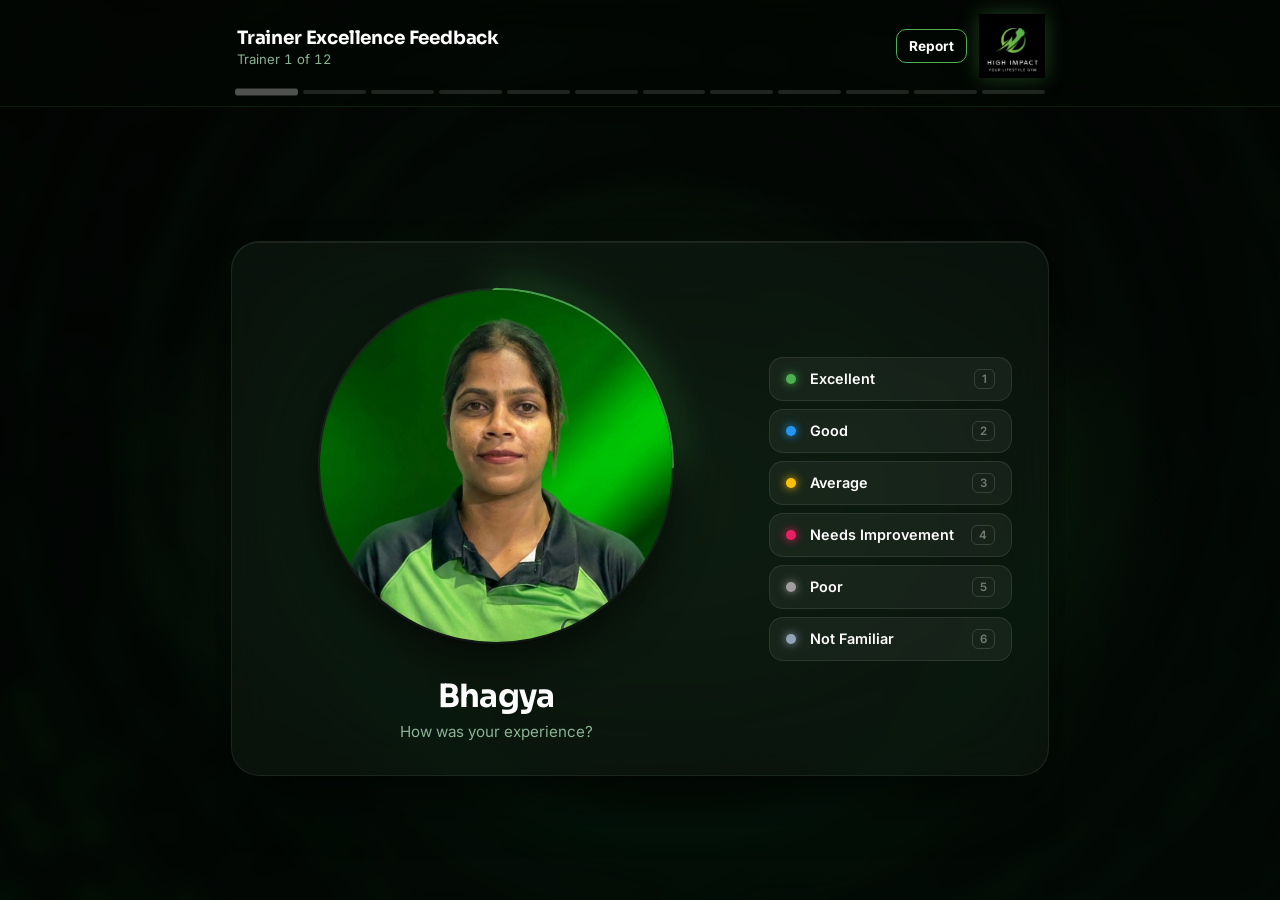
<file: index.html>
<!DOCTYPE html>
<html lang="en">
<head>
  <meta charset="UTF-8" />
  <meta name="viewport" content="width=device-width, initial-scale=1, viewport-fit=cover" />
  <meta name="theme-color" content="#050805" />
  <title>Trainer Excellence Feedback</title>
  <style>
@import url('https://fonts.googleapis.com/css2?family=Inter:wght@400;500;600;700&family=Sora:wght@600;700&display=swap');

:root {
  --bg: #050805;
  --surface: rgba(18, 28, 21, 0.55);
  --surface-edge: rgba(255, 255, 255, 0.08);
  --text-main: #e8f5e9;
  --text-muted: #8bb393;
  --green-primary: #4caf50;
  --green-glow: rgba(76, 175, 80, 0.35);
  --blue: #2196f3;
  --yellow: #ffc107;
  --pink: #e91e63;
  --gray: #9e9e9e;
  --ease-out: cubic-bezier(0.16, 1, 0.3, 1);
  --ease-spring: cubic-bezier(0.34, 1.56, 0.64, 1);
  --header-h: 116px;
}

* { box-sizing: border-box; -webkit-tap-highlight-color: transparent; }

html, body { height: 100%; }

body {
  margin: 0;
  font-family: 'Inter', system-ui, -apple-system, sans-serif;
  background-color: var(--bg);
  color: var(--text-main);
  overflow: hidden;
  position: fixed;
  width: 100%;
  overscroll-behavior: none;
  -webkit-font-smoothing: antialiased;
}

/* ---------- Background ---------- */
.bg-container {
  position: fixed; inset: 0; z-index: -3;
  background-image: url('bg.jpg');
  background-size: cover;
  background-position: center;
  filter: blur(10px) brightness(0.35) saturate(1.1);
  transform: scale(1.1);
  animation: bgDrift 28s ease-in-out infinite alternate;
}
.bg-container::after {
  content: ''; position: absolute; inset: 0;
  background: linear-gradient(160deg, rgba(5,8,5,.75) 0%, rgba(8,24,14,.9) 100%);
}
/* soft glow that follows the rating colour */
.bg-glow {
  position: fixed; inset: 0; z-index: -2; pointer-events: none;
  background: radial-gradient(60% 50% at 50% 55%, var(--glow, rgba(76,175,80,.16)), transparent 70%);
  transition: background 0.8s ease;
}
@keyframes bgDrift { from { transform: scale(1.1) translate(0,0); } to { transform: scale(1.18) translate(-1.5%, 1%); } }

/* ---------- Header ---------- */
.app-header {
  position: fixed; top: 0; left: 0; width: 100%; z-index: 100;
  padding: env(safe-area-inset-top, 0px) 0 0;
  background: rgba(5, 8, 5, 0.55);
  backdrop-filter: blur(18px) saturate(1.4);
  -webkit-backdrop-filter: blur(18px) saturate(1.4);
  border-bottom: 1px solid rgba(76, 175, 80, 0.15);
  transition: transform 0.6s var(--ease-out);
}
.bar {
  max-width: 850px; margin: 0 auto;
  display: flex; align-items: center; gap: 12px;
  padding: 14px 20px 12px;
}
.back-btn {
  width: 0; opacity: 0; overflow: hidden; flex: none;
  height: 38px; border-radius: 50%; border: 1px solid rgba(255,255,255,.12);
  background: rgba(255,255,255,.06); color: #fff; cursor: pointer;
  display: grid; place-items: center; padding: 0;
  transition: width .4s var(--ease-out), opacity .3s ease, margin .4s var(--ease-out), background .2s;
  margin-right: -12px;
}
.back-btn.visible { width: 38px; opacity: 1; margin-right: 0; }
.back-btn:hover { background: rgba(255,255,255,.14); }
.back-btn:active { transform: scale(.92); }

.header-text { flex: 1; min-width: 0; }
.header-text h1 { margin: 0; font-family: 'Sora', 'Inter', sans-serif; font-size: 1.15rem; font-weight: 700; color: #fff; letter-spacing: -0.01em; }
.header-text p { margin: 2px 0 0; font-size: 0.82rem; color: var(--text-muted); font-variant-numeric: tabular-nums; }
.header-logo { height: 64px; width: auto; filter: drop-shadow(0 0 10px var(--green-glow)); }

/* Segmented progress – each segment takes the colour of its rating */
.progress {
  max-width: 850px; margin: 0 auto; padding: 0 20px 12px;
  display: flex; gap: 5px;
}
.progress i {
  flex: 1; height: 4px; border-radius: 4px; position: relative; overflow: hidden;
  background: rgba(255,255,255,.12);
  transition: transform .4s var(--ease-spring), background .4s;
}
.progress i::after {
  content: ''; position: absolute; inset: 0; border-radius: inherit;
  background: var(--sc, var(--green-primary));
  transform: scaleX(0); transform-origin: left;
  transition: transform .6s var(--ease-out);
}
.progress i.done::after { transform: scaleX(1); box-shadow: 0 0 10px var(--sc); }
.progress i.current { transform: scaleY(1.7); background: rgba(255,255,255,.3); }

/* ---------- Stage ---------- */
.survey-container {
  position: fixed; top: var(--header-h); bottom: 0; left: 0; right: 0;
  margin: 0 auto; max-width: 850px; padding: 0 16px;
  display: flex; align-items: center; justify-content: center;
  overflow: hidden;
}
#survey-form, #trainer-cards { position: relative; width: 100%; height: 100%; }
#trainer-cards { display: flex; align-items: center; justify-content: center; perspective: 1400px; }

/* ---------- Card: slide + depth transitions ---------- */
.trainer-card {
  --rc: var(--green-primary);
  position: absolute; width: 100%;
  background: var(--surface);
  backdrop-filter: blur(20px) saturate(1.3);
  -webkit-backdrop-filter: blur(20px) saturate(1.3);
  border: 1px solid var(--surface-edge);
  border-radius: 28px;
  padding: 34px 36px;
  box-shadow: 0 30px 60px -20px rgba(0,0,0,.7), inset 0 1px 0 rgba(255,255,255,.07);
  display: flex; flex-direction: row; align-items: center; justify-content: center; gap: 44px;

  opacity: 0; visibility: hidden; pointer-events: none;
  transition:
    transform .75s var(--ease-out),
    opacity .5s ease,
    filter .6s ease,
    visibility 0s linear .75s;
  will-change: transform, opacity;
}
.trainer-card.upcoming { transform: translate3d(70px,0,-120px) rotateY(-10deg) scale(.94); filter: blur(6px); }
.trainer-card.past     { transform: translate3d(-70px,0,-120px) rotateY(10deg) scale(.94); filter: blur(6px); }
.trainer-card.active {
  opacity: 1; visibility: visible; pointer-events: auto;
  transform: none; filter: none;
  transition-delay: .08s, .08s, .08s, 0s;
}

/* ---------- Photo + ring ---------- */
.trainer-header { flex: 1.5; display: flex; flex-direction: column; align-items: center; gap: 6px; }

.photo-wrap { position: relative; width: min(380px, 52vh); height: min(380px, 52vh); }
.photo-clip {
  position: absolute; inset: 14px; border-radius: 50%; overflow: hidden;
  background: #1b241d;
  box-shadow: 0 18px 40px rgba(0,0,0,.55);
  transform: scale(.82); opacity: 0;
  transition: transform .9s var(--ease-spring) .15s, opacity .5s ease .15s;
}
.trainer-card.active .photo-clip { transform: scale(1); opacity: 1; }
.photo-clip img {
  width: 100%; height: 100%; display: block; object-fit: cover;
  transform: scale(var(--zoom, 1)); transform-origin: var(--origin, 50% 30%);
}

.ring { position: absolute; inset: 0; width: 100%; height: 100%; transform: rotate(-90deg); overflow: visible; }
.ring circle { fill: none; stroke-width: 2.5; }
.ring-track { stroke: rgba(255,255,255,.08); }
.ring-fg {
  stroke: var(--rc); stroke-linecap: round;
  stroke-dasharray: 346; stroke-dashoffset: 346;
  filter: drop-shadow(0 0 6px var(--rc));
  transition: stroke-dashoffset 1.1s var(--ease-out) .1s, stroke .5s ease, stroke-width .4s ease;
}
.trainer-card.active .ring-fg { stroke-dashoffset: 260; }          /* idle: partial arc */
.trainer-card.rated .ring-fg { stroke-dashoffset: 0; stroke-width: 4; } /* rated: closes in rating colour */
.trainer-card.rated:not(.active) .ring-fg { transition-duration: 0s; }

.trainer-name {
  margin: 14px 0 0; font-family: 'Sora', 'Inter', sans-serif;
  font-size: 2rem; font-weight: 700; color: #fff; text-align: center; letter-spacing: -0.02em;
}
.trainer-sub { margin: 0; color: var(--text-muted); font-size: .95rem; }

.trainer-name, .trainer-sub {
  opacity: 0; transform: translateY(14px);
  transition: opacity .6s ease .25s, transform .7s var(--ease-out) .25s;
}
.trainer-card.active .trainer-name,
.trainer-card.active .trainer-sub { opacity: 1; transform: none; }
.trainer-card.active .trainer-sub { transition-delay: .32s; }

/* ---------- Rating buttons ---------- */
.rating-options { flex: .8; display: flex; flex-direction: column; gap: 8px; }

.rating-btn {
  position: relative; display: flex; align-items: center; gap: 14px;
  padding: 11px 16px; border-radius: 14px; cursor: pointer; user-select: none; -webkit-user-select: none;
  font-weight: 600; font-size: .9rem; color: #fff;
  background: rgba(255,255,255,.05);
  border: 1px solid rgba(255,255,255,.09);
  overflow: hidden;

  opacity: 0; transform: translateX(34px);
  transition:
    opacity .5s ease calc(.25s + var(--i) * .06s),
    transform .7s var(--ease-out) calc(.25s + var(--i) * .06s),
    background .25s ease, border-color .25s ease, box-shadow .3s ease, color .25s ease;
}
.trainer-card.active .rating-btn { opacity: 1; transform: none; }

.rating-btn .dot {
  width: 10px; height: 10px; border-radius: 50%; flex: none;
  background: var(--c); box-shadow: 0 0 10px var(--c);
  transition: transform .4s var(--ease-spring), background .25s, box-shadow .25s;
}
.rating-btn .label { flex: 1; }
.rating-btn kbd {
  font: 600 .72rem 'Inter', sans-serif; color: rgba(255,255,255,.4);
  border: 1px solid rgba(255,255,255,.14); border-radius: 6px; padding: 2px 7px;
  display: none;
}
@media (hover: hover) and (pointer: fine) { .rating-btn kbd { display: inline-block; } }

/* colour sweep on hover */
.rating-btn::before {
  content: ''; position: absolute; inset: 0; background: var(--c); opacity: 0;
  transition: opacity .25s ease;
}
.rating-btn:hover { border-color: var(--c); transform: translateX(4px); }
.rating-btn:hover::before { opacity: .1; }
.trainer-card.active .rating-btn:hover { transform: translateX(4px); }
.rating-btn:active { transform: scale(.97) !important; }

.rating-btn input { position: absolute; opacity: 0; width: 0; height: 0; }
.rating-btn > span, .rating-btn > kbd { position: relative; z-index: 1; }

.rating-btn:has(input:checked) {
  background: var(--c); border-color: var(--c);
  box-shadow: 0 0 0 4px color-mix(in srgb, var(--c) 25%, transparent), 0 10px 30px color-mix(in srgb, var(--c) 45%, transparent);
  animation: pick .5s var(--ease-spring);
}
.rating-btn:has(input:checked)::before { opacity: 0; }
.rating-btn:has(input:checked) .dot { background: currentColor; box-shadow: none; transform: scale(.7); }
.rating-btn:has(input:checked) kbd { border-color: rgba(0,0,0,.25); color: inherit; }
.rating-btn.btn-excellent:has(input:checked),
.rating-btn.btn-average:has(input:checked),
.rating-btn.btn-poor:has(input:checked) { color: #0b0f0c; }
.rating-btn:has(input:focus-visible) { outline: 2px solid #fff; outline-offset: 3px; }

@keyframes pick {
  0% { transform: scale(1); } 40% { transform: scale(1.04); } 100% { transform: scale(1); }
}

/* ---------- Submit ---------- */
.submit-area {
  position: fixed; left: 0; bottom: 0; width: 100%;
  padding: 14px 16px calc(14px + env(safe-area-inset-bottom, 0px));
  background: linear-gradient(to top, rgba(5,8,5,.95) 40%, rgba(5,8,5,0));
  z-index: 90; opacity: 0; pointer-events: none; transform: translateY(100%);
  transition: opacity .5s ease, transform .7s var(--ease-out);
}
.submit-area.show-submit { opacity: 1; pointer-events: auto; transform: none; }

button[type="submit"] {
  display: block; margin: 0 auto; max-width: 850px;
  position: relative; overflow: hidden;
  background: linear-gradient(135deg, #5fcf64, #2e9a3a); color: #04110a; border: none;
  padding: 18px 32px; font: 700 1.1rem 'Inter', sans-serif; border-radius: 18px;
  width: 100%; cursor: pointer;
  box-shadow: 0 14px 34px var(--green-glow), inset 0 1px 0 rgba(255,255,255,.35);
  transition: transform .25s var(--ease-out), box-shadow .25s ease;
}
button[type="submit"]::after { /* slow shine sweep */
  content: ''; position: absolute; top: 0; bottom: 0; width: 40%; left: -60%;
  background: linear-gradient(100deg, transparent, rgba(255,255,255,.45), transparent);
  transform: skewX(-20deg); animation: shine 3.2s ease-in-out infinite 1s;
}
button[type="submit"]:hover { transform: translateY(-2px); box-shadow: 0 20px 40px rgba(76,175,80,.5), inset 0 1px 0 rgba(255,255,255,.35); }
button[type="submit"]:active { transform: scale(.98); }
@keyframes shine { 0% { left: -60%; } 55%, 100% { left: 130%; } }

/* when submit bar is visible, lift the last card so nothing is covered */
#trainer-cards.on-last { padding-bottom: 0; }

/* ---------- Success popup ---------- */
.success-popup {
  display: none; position: fixed; top: 50%; left: 50%;
  transform: translate(-50%, -50%) scale(.8);
  background: rgba(10, 16, 12, 0.9); backdrop-filter: blur(28px); -webkit-backdrop-filter: blur(28px);
  border: 1px solid rgba(76,175,80,.5);
  padding: 40px 30px; border-radius: 32px; text-align: center;
  box-shadow: 0 0 80px rgba(76,175,80,.3), inset 0 1px 0 rgba(255,255,255,.08);
  z-index: 2000; width: 90%; max-width: 420px; opacity: 0;
  transition: opacity .4s ease, transform .6s var(--ease-spring);
}
.success-popup.show { display: block; opacity: 1; transform: translate(-50%, -50%) scale(1); }
body.is-done .survey-container { filter: blur(8px) brightness(.6); transition: filter .6s ease; }
body.is-done .submit-area { opacity: 0; }

.success-icon-ring {
  width: 96px; height: 96px; border-radius: 50%; margin: 0 auto 24px;
  display: grid; place-items: center; color: var(--green-primary);
  background: radial-gradient(circle, rgba(76,175,80,.2), rgba(76,175,80,.04));
  box-shadow: 0 0 0 2px rgba(76,175,80,.6), 0 0 40px var(--green-glow);
  position: relative;
}
.success-icon-ring::after { /* expanding pulse */
  content: ''; position: absolute; inset: 0; border-radius: 50%;
  border: 2px solid var(--green-primary); opacity: 0;
}
.success-popup.show .success-icon-ring::after { animation: pulse 1.4s ease-out .5s 2; }
.check { width: 52px; height: 52px; }
.check path { stroke-dasharray: 48; stroke-dashoffset: 48; }
.success-popup.show .check path { animation: draw .6s var(--ease-out) .35s forwards; }
.success-popup h2 { margin: 0 0 10px; color: #fff; font: 700 1.5rem 'Sora', 'Inter', sans-serif; }
.success-popup p { color: var(--text-muted); margin: 0; font-size: 1rem; line-height: 1.5; }
@keyframes draw { to { stroke-dashoffset: 0; } }
@keyframes pulse { 0% { transform: scale(1); opacity: .7; } 100% { transform: scale(1.7); opacity: 0; } }

/* ---------- Mobile ---------- */
@media (max-width: 768px) {
  :root { --header-h: 100px; }
  .bar { padding: 12px 16px 10px; }
  .progress { padding: 0 16px 10px; }
  .header-text h1 { font-size: 1rem; }
  .header-logo { height: 50px; }

  .survey-container { padding: 0 12px; }
  .trainer-card {
    flex-direction: column; padding: 20px 18px; gap: 16px; border-radius: 24px;
  }
  .trainer-header { gap: 2px; }
  .photo-wrap { width: min(230px, 30vh); height: min(230px, 30vh); }
  .photo-clip { inset: 9px; }
  .trainer-name { font-size: 1.5rem; margin-top: 8px; }
  .trainer-sub { font-size: .85rem; }
  .rating-options { width: 100%; gap: 7px; flex: none; }
  .rating-btn { padding: 10px 16px; font-size: .88rem; border-radius: 13px; }
  button[type="submit"] { padding: 16px; font-size: 1rem; border-radius: 14px; }
}

@media (max-height: 640px) and (max-width: 768px) {
  .photo-wrap { width: 160px; height: 160px; }
  .trainer-sub { display: none; }
  .rating-btn { padding: 8px 14px; }
}

/* ---------- Accessibility ---------- */
@media (prefers-reduced-motion: reduce) {
  *, *::before, *::after { animation-duration: .01ms !important; animation-iteration-count: 1 !important; transition-duration: .01ms !important; transition-delay: 0s !important; }
}

 .report-link { color:#fff; text-decoration:none; border:1px solid #4caf50; border-radius:10px; padding:8px 12px; font-weight:700; font-size:.85rem; flex:none; }
 @media(max-width:768px) { .trainer-card { gap:10px; padding:12px; max-height:100%; overflow:auto; } .photo-wrap { width:min(180px,22vh); height:min(180px,22vh); } .rating-btn { padding:8px 12px; } .report-link { padding:6px 8px; } }
  </style>
</head>
<body>

  <div class="bg-container" id="bg-zoom"></div>
  <div class="bg-glow" aria-hidden="true"></div>

  <header class="app-header" id="main-header">
    <div class="bar">
      <button type="button" class="back-btn" id="back-btn" aria-label="Previous trainer">
        <svg viewBox="0 0 24 24" width="20" height="20" fill="none" stroke="currentColor" stroke-width="2.5" stroke-linecap="round" stroke-linejoin="round"><path d="M15 18l-6-6 6-6"/></svg>
      </button>
      <div class="header-text">
        <h1>Trainer Excellence Feedback</h1>
        <p id="step-label">Trainer 1 of 12</p>
      </div>
      <a class="report-link" href="results.html">Report</a>
      <img src="logo.png" alt="High Impact Gym" class="header-logo">
    </div>
    <div class="progress" id="progress" aria-hidden="true"></div>
  </header>

  <main class="survey-container" id="scroll-container">
    <form id="survey-form" novalidate>
      <div id="trainer-cards"></div>
      <div class="submit-area" id="submit-area">
        <button type="submit" id="submit-btn">Complete Evaluation</button>
      </div>
    </form>
  </main>

  <div id="success-popup" class="success-popup" role="status">
    <div class="success-icon-ring">
      <svg class="check" viewBox="0 0 52 52" fill="none" stroke="currentColor" stroke-width="4" stroke-linecap="round" stroke-linejoin="round">
        <path d="M14 27l8 8 16-17"/>
      </svg>
    </div>
    <h2>Feedback Sent!</h2>
    <p>Your evaluation has been securely recorded.<br>Thank you for shaping the High Impact experience!</p>
  </div>

  <script src="config.js?v=4"></script>
  <script>
    const trainers = [
      { id: "5", name: "Bhagya", img: "assets/trainers/bhagya.jpg", },
      { id: "1", name: "Sameera", img: "assets/trainers/Sameera.jpg", },
      { id: "2", name: "Kavindu", img: "assets/trainers/Kavindu.jpg" },
      { id: "3", name: "Dilshan", img: "assets/trainers/Dilshan.jpg" },
      { id: "10", name: "Sasanka", img: "assets/trainers/Sasanka.jpg" },
      { id: "4", name: "Ravija", img: "assets/trainers/Ravija.jpg" },
      { id: "8", name: "Thilini", img: "assets/trainers/Thilini.jpg" },
      { id: "6", name: "Hiruka", img: "assets/trainers/Hiruka.jpg" },
      { id: "7", name: "Shalani", img: "assets/trainers/Shalani.jpg" },
      { id: "9", name: "Pavani", img: "assets/trainers/pavani.jpg", },
      { id: "12", name: "Eran", img: "assets/trainers/Eran.jpg", },
      { id: "11", name: "Methum", img: "assets/trainers/Methum.jpg" }
    ];

    const ratings = ["Excellent", "Good", "Average", "Needs Improvement", "Poor", "Not Familiar"];
    const ratingClasses = ['btn-excellent', 'btn-good', 'btn-average', 'btn-needs', 'btn-poor', 'btn-unfamiliar'];
    const ratingColors = ['#4caf50', '#2196f3', '#ffc107', '#e91e63', '#9e9e9e', '#94a3b8'];

    const container = document.getElementById('trainer-cards');
    const progress = document.getElementById('progress');
    const stepLabel = document.getElementById('step-label');
    const backBtn = document.getElementById('back-btn');
    const header = document.getElementById('main-header');
    const submitArea = document.getElementById('submit-area');
    const form = document.getElementById('survey-form');

    const totalTrainers = trainers.length;
    let currentIndex = 0;
    let advanceTimer = null;

    // Build progress segments
    trainers.forEach(() => {
      const s = document.createElement('i');
      progress.appendChild(s);
    });
    const segments = progress.querySelectorAll('i');

    // Build cards
    trainers.forEach((t, index) => {
      const card = document.createElement('section');
      card.className = 'trainer-card upcoming';
      card.dataset.index = index;

      let buttonsHTML = '';
      ratings.forEach((r, i) => {
        buttonsHTML += `
          <label class="rating-btn ${ratingClasses[i]}" style="--i:${i}; --c:${ratingColors[i]}">
            <input type="radio" name="trainer_${t.id}" value="${r}">
            <span class="dot"></span>
            <span class="label">${r}</span>
            <kbd>${i + 1}</kbd>
          </label>
        `;
      });

      card.innerHTML = `
        <div class="trainer-header">
          <div class="photo-wrap">
            <svg class="ring" viewBox="0 0 120 120" aria-hidden="true">
              <circle class="ring-track" cx="60" cy="60" r="55"/>
              <circle class="ring-fg" cx="60" cy="60" r="55"/>
            </svg>
            <div class="photo-clip">
              <img src="${t.img}" alt="${t.name}" style="--zoom:${t.zoom || 1}; --origin:${t.origin || '50% 30%'}" onerror="this.onerror=null;this.src='https://ui-avatars.com/api/?name=${t.name}&background=4caf50&color=fff&size=300'">
            </div>
          </div>
          <h2 class="trainer-name">${t.name}</h2>
          <p class="trainer-sub">How was your experience?</p>
        </div>
        <div class="rating-options" role="radiogroup" aria-label="Rate ${t.name}">
          ${buttonsHTML}
        </div>
      `;
      container.appendChild(card);
    });

    const cards = container.querySelectorAll('.trainer-card');

    function allAnswered() {
      return trainers.every(t => form.querySelector(`input[name="trainer_${t.id}"]:checked`));
    }

    function go(i) {
      currentIndex = i;
      cards.forEach((c, k) => {
        c.classList.toggle('active', k === i);
        c.classList.toggle('past', k < i);
        c.classList.toggle('upcoming', k > i);
        c.inert = k !== i;
      });
      stepLabel.textContent = `Trainer ${i + 1} of ${totalTrainers}`;
      backBtn.classList.toggle('visible', i > 0);
      segments.forEach((s, k) => s.classList.toggle('current', k === i));
      submitArea.classList.toggle('show-submit', i === totalTrainers - 1 && allAnswered());
      container.classList.toggle('on-last', i === totalTrainers - 1);
    }

    function selectRating(card, input) {
      const idx = Number(card.dataset.index);
      const rIdx = ratings.indexOf(input.value);
      card.style.setProperty('--rc', ratingColors[rIdx]);
      card.classList.add('rated');
      segments[idx].style.setProperty('--sc', ratingColors[rIdx]);
      segments[idx].classList.add('done');
      if (navigator.vibrate) navigator.vibrate(12);

      clearTimeout(advanceTimer);
      advanceTimer = setTimeout(() => {
        if (idx < totalTrainers - 1) go(idx + 1);
        else submitArea.classList.add('show-submit');
      }, 520);
    }

    container.addEventListener('change', (e) => {
      if (e.target.type !== 'radio') return;
      header.classList.add('compact');
      selectRating(e.target.closest('.trainer-card'), e.target);
    });

    backBtn.addEventListener('click', () => {
      clearTimeout(advanceTimer);
      if (currentIndex > 0) go(currentIndex - 1);
    });

    // Keyboard: 1-6 to rate, arrows to navigate
    document.addEventListener('keydown', (e) => {
      if (e.metaKey || e.ctrlKey || e.altKey) return;
      const n = Number(e.key);
      if (n >= 1 && n <= 6) {
        const input = cards[currentIndex].querySelectorAll('input')[n - 1];
        if (input) { input.checked = true; input.dispatchEvent(new Event('change', { bubbles: true })); }
      } else if (e.key === 'ArrowLeft' && currentIndex > 0) {
        clearTimeout(advanceTimer); go(currentIndex - 1);
      } else if (e.key === 'ArrowRight' && form.querySelector(`input[name="trainer_${trainers[currentIndex].id}"]:checked`) && currentIndex < totalTrainers - 1) {
        clearTimeout(advanceTimer); go(currentIndex + 1);
      }
    });

    const ENDPOINT = window.GYM_API_URL;

    form.addEventListener('submit', async (e) => {
      e.preventDefault();
      const btn = document.getElementById('submit-btn');
      const popup = document.getElementById('success-popup');
      if (btn.disabled) return;

      // If anything was skipped (e.g. after going back), jump to it
      const missing = trainers.findIndex(t => !form.querySelector(`input[name="trainer_${t.id}"]:checked`));
      if (missing !== -1) { go(missing); return; }

      btn.textContent = 'Submitting...';

      const formData = new FormData(e.target);
      const payload = { timestamp: new Date().toISOString(), ratings: {} };
      trainers.forEach(t => {
        payload.ratings[t.name] = formData.get(`trainer_${t.id}`);
      });

      btn.disabled = true;
      try {
        const result = await window.gymRequest(null, payload);
        if (!result.ok) throw new Error(result.error || 'Submission failed');
      } catch (error) {
        alert('Could not confirm submission: ' + error.message);
        btn.disabled = false;
        btn.textContent = 'Complete Evaluation';
        return;
      }
      popup.classList.add('show');
      document.body.classList.add('is-done');

      setTimeout(() => {
        popup.classList.remove('show');
        document.body.classList.remove('is-done');
        e.target.reset();
        cards.forEach(c => { c.classList.remove('rated'); c.style.removeProperty('--rc'); });
        segments.forEach(s => { s.classList.remove('done'); s.style.removeProperty('--sc'); });
        btn.disabled = false;
        btn.textContent = 'Complete Evaluation';
        header.classList.remove('compact');
        go(0);
      }, 800);
    });

    // ---------------------------------------------------------------
    // 🎯 PHOTO TUNER — open the page with  ?tune  at the end of the URL
    // e.g. https://your-site/index.html?tune
    // Adjust each trainer until the face size matches Kavindu, then Copy.
    // ---------------------------------------------------------------
    if (new URLSearchParams(location.search).has('tune')) {
      trainers.forEach(t => {
        const o = (t.origin || '50% 30%').split(' ').map(parseFloat);
        t.zoom = t.zoom || 1; t.ox = o[0]; t.oy = o[1];
      });

      const panel = document.createElement('div');
      panel.style.cssText = 'position:fixed;left:8px;right:8px;bottom:calc(8px + env(safe-area-inset-bottom,0px));z-index:5000;background:rgba(10,16,12,.96);border:1px solid #4caf50;border-radius:16px;padding:10px;color:#fff;font:600 13px Inter,system-ui,sans-serif;max-width:520px;margin:0 auto;box-shadow:0 10px 30px rgba(0,0,0,.6)';
      panel.innerHTML = `
        <div style="display:flex;justify-content:space-between;align-items:center;margin-bottom:8px">
          <span><b id="tp-name"></b> &nbsp;<span id="tp-vals" style="opacity:.8"></span></span>
          <span style="opacity:.7">Tune mode</span>
        </div>
        <div class="tp-row"><button data-a="z-">Zoom −</button><button data-a="z+">Zoom +</button><button data-a="u">↑</button><button data-a="d">↓</button><button data-a="l">←</button><button data-a="r">→</button></div>
        <div class="tp-row"><button data-a="prev">◀ Prev</button><button data-a="next">Next ▶</button><button data-a="reset">Reset</button><button data-a="copy" style="background:#4caf50;color:#04110a">Copy all</button></div>`;
      const st = document.createElement('style');
      st.textContent = '.tp-row{display:flex;gap:6px;margin-top:6px}.tp-row button{flex:1;padding:11px 4px;border:none;border-radius:10px;background:rgba(255,255,255,.14);color:#fff;font:700 14px Inter,system-ui,sans-serif;cursor:pointer}.tp-row button:active{transform:scale(.94)}';
      document.head.appendChild(st);
      document.body.appendChild(panel);

      const baseline = trainers.map(t => ({ zoom: t.zoom, ox: t.ox, oy: t.oy }));
      const clamp = (v, a, b) => Math.min(b, Math.max(a, v));

      function applyPhoto(i) {
        const t = trainers[i], img = cards[i].querySelector('img');
        img.style.setProperty('--zoom', t.zoom);
        img.style.setProperty('--origin', t.ox + '% ' + t.oy + '%');
      }
      function updatePanel() {
        const t = trainers[currentIndex];
        panel.querySelector('#tp-name').textContent = t.name;
        panel.querySelector('#tp-vals').textContent = 'zoom ' + t.zoom.toFixed(2) + ' · ' + t.ox + '% ' + t.oy + '%';
      }

      const _go = go;
      go = function (i) { _go(i); updatePanel(); };

      panel.addEventListener('click', (e) => {
        const a = e.target.dataset && e.target.dataset.a;
        if (!a) return;
        const t = trainers[currentIndex];
        if (a === 'z+') t.zoom = clamp(+(t.zoom + 0.1).toFixed(2), 1, 4);
        if (a === 'z-') t.zoom = clamp(+(t.zoom - 0.1).toFixed(2), 1, 4);
        if (a === 'u') t.oy = clamp(t.oy + 5, 0, 100);   // moves the photo up
        if (a === 'd') t.oy = clamp(t.oy - 5, 0, 100);   // moves the photo down
        if (a === 'l') t.ox = clamp(t.ox + 5, 0, 100);   // moves the photo left
        if (a === 'r') t.ox = clamp(t.ox - 5, 0, 100);   // moves the photo right
        if (a === 'reset') Object.assign(t, baseline[currentIndex]);
        if (a === 'prev' && currentIndex > 0) { go(currentIndex - 1); return; }
        if (a === 'next' && currentIndex < totalTrainers - 1) { go(currentIndex + 1); return; }
        if (a === 'copy') {
          const lines = trainers.map(t => {
            const extra = (t.zoom !== 1 ? ', zoom: ' + t.zoom : '') + ((t.ox !== 50 || t.oy !== 30) ? ', origin: "' + t.ox + '% ' + t.oy + '%"' : '');
            return '      { id: "' + t.id + '", name: "' + t.name + '", img: "' + t.img + '"' + extra + ' }';
          });
          const text = 'const trainers = [\n' + lines.join(',\n') + '\n    ];';
          (navigator.clipboard ? navigator.clipboard.writeText(text) : Promise.reject()).then(
            () => alert('Copied! Paste it here in the chat.'),
            () => prompt('Copy this text and paste it in the chat:', text)
          );
          return;
        }
        applyPhoto(currentIndex);
        updatePanel();
      });

      updatePanel();
    }

    go(0);
  </script>
</body>
</html>
</file>
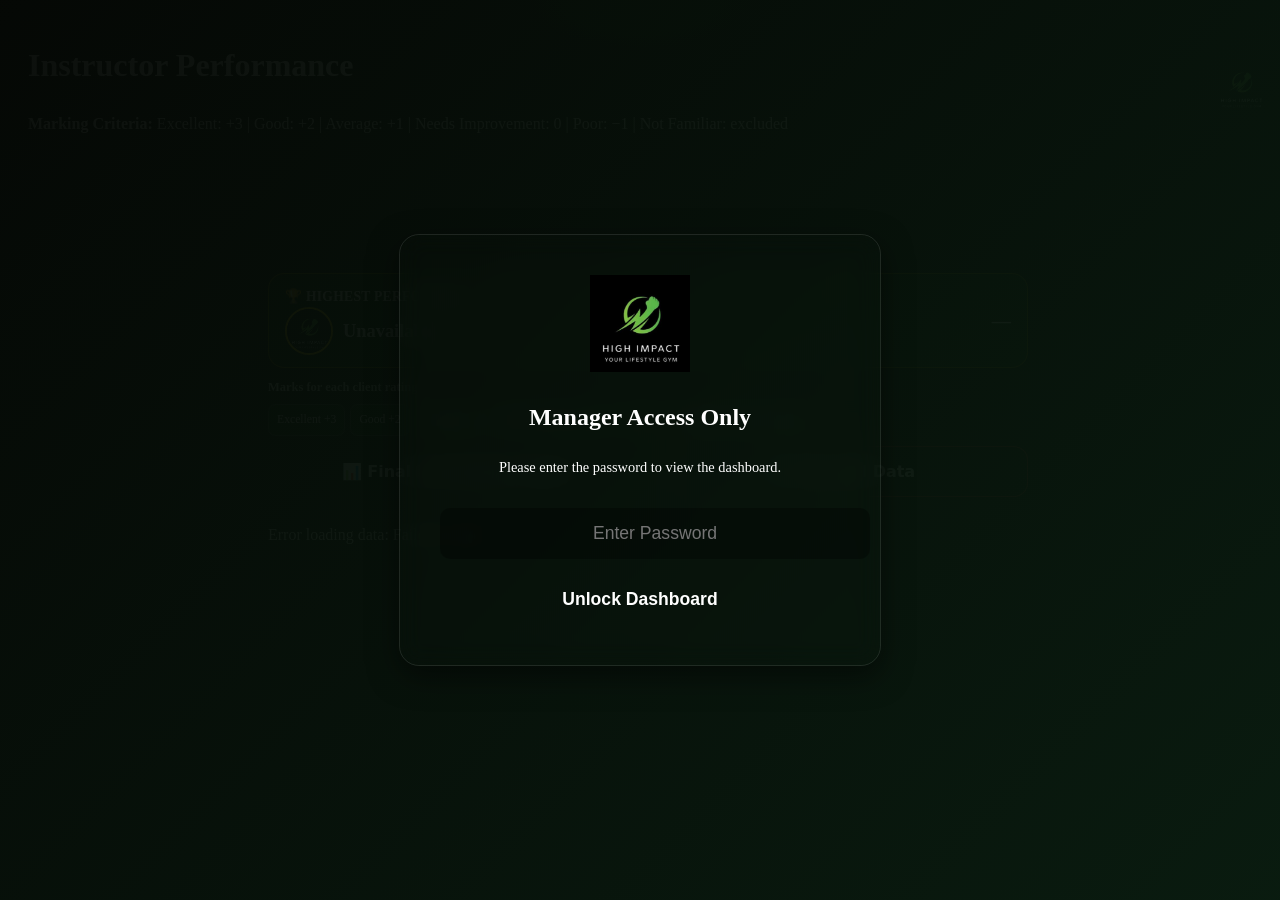
<file: results.html>
<!DOCTYPE html>
<html lang="en">
<head>
  <meta charset="UTF-8" />
  <meta name="viewport" content="width=device-width, initial-scale=1, viewport-fit=cover" />
  <meta name="theme-color" content="#050805" />
  <title>Trainer Performance Dashboard</title>
  <link rel="stylesheet" href="style-final.css?v=37" />
  <style>
    /* ---- Dashboard fixes: page must scroll (survey CSS locks the body) ---- */
    :root {
      --bg-gradient: linear-gradient(135deg, rgba(5,8,5,.97), rgba(10,28,16,.97));
      --shadow-md: 0 10px 30px rgba(0,0,0,.5);
    }
    html, body { height: auto; min-height: 100%; }
    body {
      position: static; width: 100%;
      overflow-x: hidden; overflow-y: auto;
      background: radial-gradient(80% 50% at 50% 0%, rgba(76,175,80,.14), transparent 70%), #050805;
      background-attachment: fixed;
    }
    .app-header {
      display: flex; align-items: center; justify-content: space-between; gap: 14px;
      padding: calc(12px + env(safe-area-inset-top, 0px)) 20px 12px;
    }
    .app-header.header-hidden { transform: translateY(-100%); }
    .header-logo { height: 52px; flex: none; }

    /* Login Gate Styles */
    #login-gate {
      position: fixed;
      top: 0; left: 0; width: 100vw; height: 100vh;
      background: var(--bg-gradient);
      z-index: 9999;
      display: flex;
      justify-content: center;
      align-items: center;
      transition: opacity 0.5s ease;
    }
    .login-box {
      background: var(--surface);
      backdrop-filter: blur(12px);
      padding: 40px;
      border-radius: 20px;
      border: 1px solid rgba(255,255,255,0.1);
      text-align: center;
      width: 90%;
      max-width: 400px;
      box-shadow: var(--shadow-md);
    }
    .login-box h2 { color: #fff; margin-top: 0; }
    .login-box input {
      width: 100%; padding: 15px; margin: 15px 0;
      background: rgba(0,0,0,0.3); border: 1px solid var(--green-primary);
      border-radius: 10px; color: #fff; font-size: 1.1rem; text-align: center;
      outline: none;
    }
    .login-box button {
      width: 100%; padding: 15px; background: var(--green-primary);
      color: #fff; border: none; border-radius: 10px; font-size: 1.1rem;
      font-weight: bold; cursor: pointer; transition: 0.2s;
    }
    .login-box button:hover { transform: translateY(-2px); box-shadow: 0 10px 20px var(--green-glow); }
    .error { color: #ff5252; margin-top: 10px; display: none; font-weight: bold; }

    /* Dashboard Styles */
    .dashboard-container { max-width: 1000px; margin: 110px auto 0; padding: 20px 20px 60px; }
    .metrics-grid { display: grid; grid-template-columns: repeat(auto-fit, minmax(200px, 1fr)); gap: 15px; margin-bottom: 20px; }
    .metric-card { background: var(--surface); backdrop-filter: blur(12px); border: 1px solid rgba(255, 255, 255, 0.05); padding: 20px; border-radius: 16px; box-shadow: var(--shadow-md); text-align: center; }
    .metric-card h3 { margin: 0; color: var(--text-muted); font-size: 0.9rem; text-transform: uppercase; letter-spacing: 1px; }
    .metric-card .value { font-size: 2rem; font-weight: bold; color: var(--green-primary); margin-top: 10px; text-shadow: 0 0 10px var(--green-glow); }

    /* Action buttons */
    .toolbar { display: flex; gap: 12px; margin-bottom: 26px; flex-wrap: wrap; }
    .tool-btn {
      flex: 1; min-width: 180px; padding: 15px 20px; border-radius: 14px; cursor: pointer;
      font: 700 1rem 'Inter', system-ui, sans-serif; transition: transform .2s ease, box-shadow .2s ease, background .2s ease;
      display: flex; align-items: center; justify-content: center; gap: 10px;
    }
    .tool-btn:active { transform: scale(.97); }
    .btn-chart { background: var(--green-primary); color: #04110a; border: none; box-shadow: 0 8px 24px var(--green-glow); }
    .btn-chart:hover { transform: translateY(-2px); box-shadow: 0 12px 30px rgba(76,175,80,.5); }
    .btn-clear { background: rgba(255,82,82,.08); color: #ff6b6b; border: 1.5px solid rgba(255,82,82,.55); }
    .btn-clear:hover { background: rgba(255,82,82,.18); transform: translateY(-2px); }
    .tool-btn:disabled { opacity: .5; cursor: not-allowed; transform: none; }

    .leaderboard { display: flex; flex-direction: column; gap: 20px; }

    .dashboard-card { background: var(--surface); backdrop-filter: blur(12px); border: 1px solid rgba(255, 255, 255, 0.05); border-radius: 20px; padding: 24px; box-shadow: var(--shadow-md); }
    .card-header { display: flex; align-items: center; justify-content: space-between; border-bottom: 1px solid rgba(255,255,255,0.1); padding-bottom: 15px; margin-bottom: 20px; }
    .trainer-info { display: flex; align-items: center; gap: 15px; }
    .rank-circle { width: 40px; height: 40px; border-radius: 50%; background: rgba(255,255,255,0.1); display: flex; justify-content: center; align-items: center; font-weight: bold; color: #fff; flex: none; }
    .rank-1 { background: #ffd700; color: #000; box-shadow: 0 0 15px rgba(255, 215, 0, 0.4); }
    .rank-2 { background: #c0c0c0; color: #000; }
    .rank-3 { background: #cd7f32; color: #fff; }
    .trainer-info img { width: 60px; height: 60px; border-radius: 50%; object-fit: cover; border: 3px solid var(--green-primary); box-shadow: 0 0 10px var(--green-glow); }
    .trainer-info h4 { margin: 0; font-size: 1.3rem; color: #fff; }
    .total-score { text-align: right; display: flex; align-items: center; gap: 30px; }
    .total-score .clients-count { font-size: 0.9rem; color: var(--text-muted); }
    .total-score .score-box { text-align: center; }
    .total-score .score { font-size: 2.2rem; font-weight: bold; color: #fff; line-height: 1; text-shadow: 0 0 10px rgba(255,255,255,0.2); }
    .total-score .label { font-size: 0.8rem; color: var(--green-primary); text-transform: uppercase; font-weight: bold; }
    .breakdown-grid { display: grid; grid-template-columns: repeat(5, 1fr); gap: 12px; text-align: center; }
    .stat-box { padding: 12px; border-radius: 12px; background: rgba(0,0,0,0.2); border: 1px solid rgba(255,255,255,0.03); }
    .stat-box h5 { margin: 0 0 8px 0; font-size: 0.8rem; color: var(--text-muted); }
    .stat-box .count { font-size: 1.5rem; font-weight: bold; }
    .stat-excellent .count { color: #4caf50; }
    .stat-good .count { color: #2196f3; }
    .stat-average .count { color: #ffc107; }
    .stat-needs .count { color: #e91e63; }
    .stat-poor .count { color: #9e9e9e; }

    /* Overlays (confirm + chart) */
    .overlay {
      position: fixed; inset: 0; z-index: 10000; display: flex; justify-content: center;
      background: rgba(3, 6, 4, .82); backdrop-filter: blur(14px); -webkit-backdrop-filter: blur(14px);
      opacity: 0; pointer-events: none; transition: opacity .35s ease;
    }
    .overlay.open { opacity: 1; pointer-events: auto; }
    #confirm-overlay { align-items: center; padding: 20px; }
    #chart-overlay { align-items: flex-start; overflow-y: auto; padding: 24px 14px 40px; }

    .confirm-box {
      width: 100%; max-width: 400px; padding: 34px 28px 28px; border-radius: 26px; text-align: center;
      background: rgba(14, 20, 16, .95); border: 1px solid rgba(255, 82, 82, .45);
      box-shadow: 0 0 60px rgba(255, 82, 82, .18);
      transform: scale(.9) translateY(10px); transition: transform .45s cubic-bezier(.34,1.56,.64,1);
    }
    .overlay.open .confirm-box { transform: none; }
    .confirm-icon { width: 64px; height: 64px; margin: 0 auto 16px; border-radius: 50%; display: grid; place-items: center; background: rgba(255,82,82,.12); color: #ff6b6b; font-size: 1.9rem; }
    .confirm-box h3 { margin: 0 0 8px; color: #fff; font-size: 1.35rem; }
    .confirm-box p { margin: 0 0 24px; color: var(--text-muted); line-height: 1.5; font-size: .95rem; }
    .confirm-actions { display: flex; gap: 12px; }
    .confirm-actions button { flex: 1; padding: 14px; border-radius: 13px; font: 700 1rem 'Inter', system-ui, sans-serif; cursor: pointer; border: none; transition: transform .2s ease; }
    .confirm-actions button:active { transform: scale(.96); }
    .btn-no { background: rgba(255,255,255,.1); color: #fff; }
    .btn-yes { background: #e53935; color: #fff; box-shadow: 0 8px 22px rgba(229,57,53,.4); }

    /* Shareable chart card */
    .chart-wrap { width: 100%; max-width: 520px; }
    .share-card {
      padding: 26px 22px 22px; border-radius: 28px; position: relative; overflow: hidden;
      background: linear-gradient(160deg, #0b140e 0%, #0a1f12 100%);
      border: 1px solid rgba(76,175,80,.35);
      box-shadow: 0 30px 70px rgba(0,0,0,.6), inset 0 1px 0 rgba(255,255,255,.06);
    }
    .share-card::before { content: ''; position: absolute; width: 320px; height: 320px; top: -140px; right: -120px; background: radial-gradient(circle, rgba(76,175,80,.25), transparent 70%); pointer-events: none; }
    .share-head { display: flex; align-items: center; justify-content: space-between; gap: 12px; margin-bottom: 20px; position: relative; }
    .share-head h2 { margin: 0; font-size: 1.35rem; color: #fff; letter-spacing: -.01em; line-height: 1.2; }
    .share-head p { margin: 4px 0 0; color: var(--text-muted); font-size: .85rem; }
    .share-head img { height: 54px; width: auto; filter: drop-shadow(0 0 10px var(--green-glow)); }

    .chart-rows { display: flex; flex-direction: column; gap: 9px; position: relative; }
    .chart-row { display: flex; align-items: center; gap: 10px; }
    .chart-rank { width: 24px; height: 24px; border-radius: 50%; flex: none; display: grid; place-items: center; font-size: .75rem; font-weight: 700; background: rgba(255,255,255,.1); color: #fff; }
    .chart-rank.r1 { background: #ffd700; color: #000; }
    .chart-rank.r2 { background: #c0c0c0; color: #000; }
    .chart-rank.r3 { background: #cd7f32; color: #fff; }
    .chart-avatar { width: 34px; height: 34px; border-radius: 50%; object-fit: cover; flex: none; border: 2px solid var(--c, var(--green-primary)); background: #1b241d; }
    .chart-name { width: 70px; flex: none; color: #fff; font-weight: 600; font-size: .9rem; white-space: nowrap; overflow: hidden; text-overflow: ellipsis; }
    .bar-track { flex: 1; height: 28px; border-radius: 14px; background: rgba(255,255,255,.07); overflow: hidden; }
    .bar-fill {
      height: 100%; width: 0; border-radius: 14px; background: var(--c, var(--green-primary));
      display: flex; align-items: center; justify-content: flex-end; padding-right: 10px;
      font-weight: 800; font-size: .85rem; color: #04110a;
      box-shadow: 0 0 14px color-mix(in srgb, var(--c, #4caf50) 50%, transparent);
      transition: width 1.1s cubic-bezier(.16,1,.3,1);
    }
    .share-foot { margin-top: 18px; text-align: center; color: var(--text-muted); font-size: .75rem; position: relative; }

    .chart-actions { display: flex; align-items: center; justify-content: space-between; gap: 12px; margin-top: 16px; color: var(--text-muted); font-size: .85rem; }
    .chart-actions button { padding: 11px 22px; border-radius: 12px; border: none; background: rgba(255,255,255,.12); color: #fff; font: 700 .95rem 'Inter', system-ui, sans-serif; cursor: pointer; }

    /* Toast */
    #toast {
      position: fixed; left: 50%; bottom: 28px; transform: translate(-50%, 30px); opacity: 0; z-index: 11000;
      padding: 14px 22px; border-radius: 14px; font-weight: 600; font-size: .95rem; color: #fff;
      background: rgba(14, 20, 16, .96); border: 1px solid var(--green-primary); box-shadow: 0 10px 30px rgba(0,0,0,.5);
      transition: opacity .35s ease, transform .5s cubic-bezier(.16,1,.3,1); pointer-events: none; max-width: 90vw; text-align: center;
    }
    #toast.show { opacity: 1; transform: translate(-50%, 0); }
    #toast.bad { border-color: #ff5252; }

    @media (max-width: 768px) {
      .header-text h1 { font-size: 1.05rem; }
      .header-text p { font-size: .72rem; line-height: 1.4; }
      .header-logo { height: 44px; }
      .dashboard-container { margin-top: 125px; }
      .card-header { flex-direction: column; align-items: flex-start; gap: 15px; }
      .total-score { text-align: left; width: 100%; justify-content: space-between; }
      .breakdown-grid { grid-template-columns: repeat(2, 1fr); }
      .tool-btn { min-width: 100%; }
    }
    @media (max-width: 400px) { .chart-name { width: 58px; font-size: .82rem; } .chart-avatar { width: 30px; height: 30px; } }

    /* Readable, high-contrast typography throughout the dashboard */
    body, body p, body h1, body h2, body h3, body h4, body h5,
    body span, body label, .metric-card h3, .metric-card .value,
    .stat-box h5, .stat-box .count, .total-score .label,
    .total-score .clients-count, .share-head p, .share-foot,
    .chart-actions, .confirm-box p, .login-box p,
    .chart-name, .bar-fill { color: #fff; }
    body { color: #fff; line-height: 1.55; }
    .metric-card h3, .stat-box h5 { font-size: .95rem; letter-spacing: .02em; }
    .metric-card .value { font-size: clamp(1.5rem, 4vw, 2rem); overflow-wrap: anywhere; text-shadow: none; }
    .stat-box .count { font-size: 1.6rem; }
    .dashboard-card { border-color: rgba(255,255,255,.18); }
    .stat-box { border-color: rgba(255,255,255,.12); }
    .score-explanation { margin: 12px 0 0; padding: 12px 14px; background: rgba(255,255,255,.07); border-radius: 10px; color: #fff; font-size: .95rem; }
    .score-explanation strong { color: #fff; }
    .score-details { font-size: .86rem; color: #fff; margin-top: 5px; }
    .chart-note { color: #fff; font-size: .82rem; margin: 0 0 12px; }
    .bar-fill { color: #fff; text-shadow: 0 1px 3px #000, 0 0 4px #000; }
    .btn-chart, .btn-clear, .login-box button { color: #fff; }
    .rank-1, .rank-2 { color: #fff; text-shadow: 0 1px 3px #000; }
    .chart-rank.r1, .chart-rank.r2 { color: #fff; text-shadow: 0 1px 3px #000; }
    .header-text p { color: #fff; }
    @media (max-width: 768px) { .dashboard-card { padding: 17px; } .score-explanation { font-size: .9rem; } }

    /* Compact leaderboard: only photo, name, rank and earned marks */
    .dashboard-container { max-width: 760px; margin-top: 96px; padding: 12px 14px 35px; }
    .metrics-grid { display: block; margin-bottom: 10px; }
    .metrics-grid .metric-card:not(:first-child) { display: none; }
    .metrics-grid .metric-card { display: flex; align-items: center; justify-content: space-between; text-align: left; padding: 12px 16px; border: 1px solid rgba(255,215,0,.45); background: linear-gradient(110deg,#1c2414,#102116); }
    .metrics-grid .metric-card h3 { color: #fff; font-size: .85rem; letter-spacing: .02em; }
    .metrics-grid .metric-card .value { color: #fff; font-size: 1.15rem; margin: 0; text-shadow: none; }
    .top-performer-detail { display: flex; align-items: center; gap: 10px; }
    .top-performer-detail img { width: 44px; height: 44px; border-radius: 50%; object-fit: cover; border: 2px solid #ffd700; }
    .top-performer-score { color: #fff; font-weight: 800; font-size: 1.2rem; white-space: nowrap; }
    .criteria-strip { display: flex; flex-wrap: wrap; gap: 5px; margin: 0 0 10px; }
    .criteria-strip span { color: #fff; background: rgba(255,255,255,.09); border: 1px solid rgba(255,255,255,.15); border-radius: 7px; padding: 6px 8px; font-size: .73rem; white-space: nowrap; }
    .criteria-title { color: #fff; font-size: .78rem; font-weight: 700; margin: 8px 0 6px; }

    .leaderboard { gap: 8px; }
    .dashboard-card.compact-trainer { display: flex; align-items: center; justify-content: space-between; gap: 12px; padding: 10px 14px; border-radius: 13px; min-height: 72px; }
    .compact-trainer .trainer-info { gap: 10px; min-width: 0; }
    .compact-trainer .rank-circle { width: 27px; height: 27px; font-size: .8rem; }
    .compact-trainer .trainer-info img { width: 46px; height: 46px; border-width: 2px; }
    .compact-trainer .trainer-info h4 { font-size: 1rem; overflow-wrap: anywhere; }
    .compact-marks { text-align: right; flex: none; color: #fff; min-width: 58px; }
    .compact-marks strong { display: block; font-size: 1.45rem; line-height: 1.1; color: #fff; }
    .compact-marks span { display: block; font-size: .72rem; color: #fff; }
    /* Compact rating breakdown visible for every trainer */
    .dashboard-card.compact-trainer { display: block; }
    .compact-trainer .trainer-summary { display:flex; align-items:center; justify-content:space-between; gap:10px; }
    .compact-trainer .rating-breakdown { display:grid; grid-template-columns:repeat(3,minmax(0,1fr)); gap:4px; margin-top:9px; }
    .compact-trainer .rating-item { background:rgba(255,255,255,.07); border-radius:7px; padding:5px 2px; text-align:center; min-width:0; }
    .compact-trainer .rating-item .rating-label { display:block; font-size:.65rem; color:#fff; line-height:1.15; }
    .compact-trainer .rating-item .rating-count { display:block; font-size:.94rem; font-weight:800; color:#fff; margin-top:3px; }
    @media(max-width:400px) { .compact-trainer .rating-item .rating-label {font-size:.59rem;} }
    @media (max-width: 768px) {
      .app-header { padding: 10px 14px; }
      .header-text h1 { font-size: 1.05rem; }
      .header-text p { display: none; }
      .header-logo { height: 36px; }
      .dashboard-container { margin-top: 76px; padding: 8px 10px 25px; }
      .toolbar { gap: 8px; margin-bottom: 10px; }
      .metrics-grid .metric-card { padding: 9px 11px; }
      .metrics-grid .metric-card .value { font-size: 1rem; }
      .top-performer-detail img { width: 38px; height: 38px; }
      .top-performer-score { font-size: 1rem; }
      .criteria-strip span { font-size: .69rem; padding: 5px 7px; }

      .tool-btn { min-width: 0; flex: 1; padding: 10px 6px; font-size: .78rem; border-radius: 9px; }
      .dashboard-card.compact-trainer { padding: 8px 10px; min-height: 60px; }
      .compact-trainer .trainer-info img { width: 40px; height: 40px; }
      .compact-trainer .trainer-info h4 { font-size: .93rem; }
      .compact-marks strong { font-size: 1.3rem; }
    }
  </style>
</head>
<body>

  <div id="login-gate">
    <div class="login-box">
      <img src="logo.png" alt="Logo" style="max-width: 100px; margin-bottom: 20px;">
      <h2>Manager Access Only</h2>
      <p style="color: #fff; font-size: 0.9rem;">Please enter the password to view the dashboard.</p>
      <input type="password" id="password-input" placeholder="Enter Password">
      <button onclick="checkPassword()">Unlock Dashboard</button>
      <p class="error" id="error-msg">Incorrect password. Try again.</p>
    </div>
  </div>

  <header class="app-header" id="main-header">
    <div class="header-text">
      <h1>Instructor Performance</h1>
      <p><strong>Marking Criteria:</strong> Excellent: +3 | Good: +2 | Average: +1 | Needs Improvement: 0 | Poor: −1 | Not Familiar: excluded</p>
    </div>
    <img src="logo.png" alt="High Impact Gym" class="header-logo">
  </header>

  <main class="dashboard-container">
    <div class="metrics-grid" id="top-metrics">
      <div class="metric-card"><div><h3>🏆 Highest Performer</h3><div class="top-performer-detail"><img id="top-photo" src="logo.png" alt="Top trainer photo"><div class="value" id="top-trainer">Loading...</div></div></div><div class="top-performer-score" id="top-marks">— Marks</div></div>
      <div class="metric-card"><h3>Client Evaluations Received</h3><div class="value" id="total-evals">0</div></div>
      <div class="metric-card"><h3>Highest Total Marks</h3><div class="value" id="highest-score">0</div></div>
    </div>

    <div class="criteria-title">Marks for each client rating</div>
    <div class="criteria-strip" aria-label="Marking criteria">
      <span>Excellent +3</span><span>Good +2</span><span>Average +1</span><span>Needs Improvement 0</span><span>Poor −1</span><span>Not Familiar: Not Rated</span>
    </div>

    <div class="toolbar">
      <button class="tool-btn btn-chart" id="chart-btn" type="button">📊 Final Evaluation Chart</button>
      <button class="tool-btn btn-clear" id="clear-btn" type="button">🗑️ Clear All Data</button>
    </div>

    <div class="leaderboard" id="leaderboard">
      <p style="text-align:center;">Loading data...</p>
    </div>
  </main>

  <div class="overlay" id="confirm-overlay" role="dialog" aria-modal="true" aria-labelledby="confirm-title">
    <div class="confirm-box">
      <div class="confirm-icon">⚠️</div>
      <h3 id="confirm-title">Clear all data?</h3>
      <p>A dated backup spreadsheet will be created and verified before existing evaluations are cleared.</p>
      <div class="confirm-actions">
        <button type="button" class="btn-no" id="confirm-no">No</button>
        <button type="button" class="btn-yes" id="confirm-yes">Back up & clear</button>
      </div>
    </div>
  </div>

  <div class="overlay" id="chart-overlay" role="dialog" aria-modal="true" aria-label="Final evaluation chart">
    <div class="chart-wrap">
      <div class="share-card" id="share-card">
        <div class="share-head">
          <div>
            <h2>Final Trainer Evaluation</h2>
            <p id="share-sub"></p>
          </div>
          <img src="logo.png" alt="High Impact Gym">
        </div>
        <p class="chart-note">Longer bars mean higher total marks. Check the number of evaluations when comparing trainers.</p>
        <div class="chart-rows" id="chart-rows"></div>
        <div class="share-foot">Total marks = (Excellent × 3) + (Good × 2) + (Average × 1) − (Poor × 1). Trainers are ranked by total marks.</div>
      </div>
      <div class="chart-actions">
        <span>Take a screenshot of the card, then close.</span>
        <button type="button" id="chart-close">Close</button>
      </div>
    </div>
  </div>

  <div id="toast" role="status"></div>

  <script src="config.js?v=4"></script>
  <script>
    const SECRET_PASSWORD = "Ranga1";

    function checkPassword() {
      const input = document.getElementById('password-input').value;
      const gate = document.getElementById('login-gate');
      const error = document.getElementById('error-msg');

      if (input === SECRET_PASSWORD) {
        gate.style.opacity = '0';
        setTimeout(() => {
          gate.style.display = 'none';
          sessionStorage.setItem('isLoggedIn', 'true');
        }, 500);
      } else {
        error.style.display = 'block';
        document.getElementById('password-input').value = '';
      }
    }

    if (sessionStorage.getItem('isLoggedIn') === 'true') {
      document.getElementById('login-gate').style.display = 'none';
    }

    document.getElementById('password-input').addEventListener('keypress', function (e) {
      if (e.key === 'Enter') checkPassword();
    });

    // Hide header while scrolling down, show when scrolling up
    let lastScrollTop = 0;
    const header = document.getElementById('main-header');
    window.addEventListener('scroll', function() {
      let scrollTop = window.pageYOffset || document.documentElement.scrollTop;
      if (scrollTop > lastScrollTop && scrollTop > 100) header.classList.add('header-hidden');
      else header.classList.remove('header-hidden');
      lastScrollTop = scrollTop;
    });

    const ENDPOINT = window.GYM_API_URL;

    const trainerImages = {
      "Sameera": "assets/trainers/Sameera.jpg",
      "Kavindu": "assets/trainers/Kavindu.jpg",
      "Dilshan": "assets/trainers/Dilshan.jpg",
      "Ravija": "assets/trainers/Ravija.jpg",
      "Bhagya": "assets/trainers/bhagya.jpg",
      "Hiruka": "assets/trainers/Hiruka.jpg",
      "Shalani": "assets/trainers/Shalani.jpg",
      "Thilini": "assets/trainers/Thilini.jpg",
      "Pavani": "assets/trainers/pavani.jpg",
      "Sasanka": "assets/trainers/Sasanka.jpg",
      "Eran": "assets/trainers/Eran.jpg",
      "Methum": "assets/trainers/Methum.jpg"
    };

    let allData = [];
    const $ = (id) => document.getElementById(id);

    function toast(msg, bad) {
      const t = $('toast');
      t.textContent = msg;
      t.classList.toggle('bad', !!bad);
      t.classList.add('show');
      clearTimeout(toast._t);
      toast._t = setTimeout(() => t.classList.remove('show'), 3800);
    }

    function ratingSummary(t) {
      const n = Number(t.clients) || 0;
      if (!n) return 'No client evaluations yet';
      const avg = Number(t.marks) / n;
      if (avg >= 2.5) return 'Mostly excellent feedback';
      if (avg >= 1.5) return 'Generally good feedback';
      if (avg >= 0.5) return 'Mixed or average feedback';
      if (avg >= 0) return 'Feedback suggests improvement is needed';
      return 'More attention is needed';
    }

    function renderDashboard(data) {
      const leaderboardDiv = $('leaderboard');

      if (!data.length) {
        leaderboardDiv.innerHTML = '<p style="text-align:center;">No evaluations submitted yet.</p>';
        $('top-trainer').textContent = '—';
        $('top-marks').textContent = '— Marks';
        $('top-photo').src = 'logo.png';
        $('highest-score').textContent = '0';
        $('total-evals').textContent = '0';
        return;
      }

      leaderboardDiv.innerHTML = '';
      const topTrainer = [...data].filter(t => t.clients > 0).sort((a,b) => Number(b.marks) - Number(a.marks))[0] || {name:"—", marks:0};
      $('top-trainer').textContent = topTrainer.name;
      $('top-marks').textContent = topTrainer.marks + ' Marks';
      $('top-photo').src = trainerImages[topTrainer.name] || 'logo.png';
      $('top-photo').onerror = function () { this.onerror = null; this.src = 'logo.png'; };
      $('highest-score').textContent = topTrainer.marks;

      let totalEvals = 0;
      data.forEach(t => totalEvals += t.clients);
      $('total-evals').textContent = totalEvals;

      data.forEach(t => {
        const rankClass = t.rank === 1 ? 'rank-1' : t.rank === 2 ? 'rank-2' : t.rank === 3 ? 'rank-3' : '';
        const photo = trainerImages[t.name] || '';
        leaderboardDiv.insertAdjacentHTML('beforeend', `
          <div class="dashboard-card compact-trainer">
            <div class="trainer-summary">
              <div class="trainer-info">
                <div class="rank-circle ${rankClass}">${t.rank}</div>
                <img src="${photo}" alt="${t.name}" onerror="this.onerror=null;this.src='https://ui-avatars.com/api/?name=${encodeURIComponent(t.name)}&background=4caf50&color=fff&size=60'">
                <h4>${t.name}</h4>
              </div>
              <div class="compact-marks"><strong>${t.marks}</strong><span>Total Marks</span></div>
            </div>
            <div class="rating-breakdown" aria-label="Rating counts for ${t.name}">
              <div class="rating-item"><span class="rating-label">Excellent<br>(+3)</span><span class="rating-count">${t.Excellent ?? 0}</span></div>
              <div class="rating-item"><span class="rating-label">Good<br>(+2)</span><span class="rating-count">${t.Good ?? 0}</span></div>
              <div class="rating-item"><span class="rating-label">Average<br>(+1)</span><span class="rating-count">${t.Average ?? 0}</span></div>
              <div class="rating-item"><span class="rating-label">Needs Improve<br>(0)</span><span class="rating-count">${t['Needs Improvement'] ?? 0}</span></div>
              <div class="rating-item"><span class="rating-label">Poor<br>(−1)</span><span class="rating-count">${t.Poor ?? 0}</span></div>
              <div class="rating-item"><span class="rating-label">Not Familiar</span><span class="rating-count">${t["Not Familiar"] ?? 0}</span></div>
            </div>
          </div>
        `);
      });
    }

    function loadData() {
      return window.gymHealth().then(() => window.gymRequest())
        .then(response => {
          if (!response || !response.ok || !Array.isArray(response.data)) throw new Error(response?.error || "Invalid response");
          allData = response.data;
          renderDashboard(allData);
          return allData.length;
        })
        .catch(err => {
          allData = [];
          $('leaderboard').textContent = 'Error loading data: ' + err.message;
          $('top-trainer').textContent = 'Unavailable';
          $('top-marks').textContent = '—';
          $('highest-score').textContent = '—';
          $('total-evals').textContent = '—';
          return -1;
        });
    }

    loadData();

    // ---- Final evaluation chart ----
    const chartOverlay = $('chart-overlay');

    function buildChart() {
      const rows = allData.filter(t => t.clients > 0).sort((a, b) => b.marks - a.marks);
      const max = Math.max(...rows.map(r => r.marks), 1);
      const wrap = $('chart-rows');
      wrap.innerHTML = '';

      rows.forEach((t, i) => {
        const pos = i + 1;
        const colour = t.marks <= 0 ? '#e91e63'
          : pos === 1 ? '#ffd700'
          : pos === 2 ? '#c0c0c0'
          : pos === 3 ? '#cd7f32'
          : '#4caf50';
        const width = Math.max(14, Math.round((Math.max(t.marks, 0) / max) * 100));
        const row = document.createElement('div');
        row.className = 'chart-row';
        row.style.setProperty('--c', colour);
        row.innerHTML = `
          <div class="chart-rank ${pos <= 3 ? 'r' + pos : ''}">${pos}</div>
          <img class="chart-avatar" src="${trainerImages[t.name] || ''}" alt="" onerror="this.onerror=null;this.src='https://ui-avatars.com/api/?name=${t.name}&background=4caf50&color=fff&size=60'">
          <div class="chart-name" title="${t.name} — ${t.clients} evaluations">${t.name}</div>
          <div class="bar-track" title="${t.marks} total marks from ${t.clients} evaluations"><div class="bar-fill" data-w="${width}">${t.marks}</div></div>
        `;
        wrap.appendChild(row);
      });

      const month = new Date().toLocaleDateString('en-GB', { month: 'long', year: 'numeric' });
      $('share-sub').textContent = `High Impact Gym · ${month}`;
    }

    $('chart-btn').addEventListener('click', () => {
      if (!allData.length) { toast('No evaluations yet — nothing to chart.', true); return; }
      buildChart();
      chartOverlay.scrollTop = 0;
      chartOverlay.classList.add('open');
      document.querySelectorAll('.bar-fill').forEach((el, i) => {
        el.style.width = '0';
        setTimeout(() => { el.style.width = el.dataset.w + '%'; }, 250 + i * 70);
      });
    });

    function closeChart() { chartOverlay.classList.remove('open'); }
    $('chart-close').addEventListener('click', closeChart);

    // ---- Clear all data (Yes / No confirmation) ----
    const confirmOverlay = $('confirm-overlay');
    const clearBtn = $('clear-btn');

    clearBtn.addEventListener('click', () => confirmOverlay.classList.add('open'));
    $('confirm-no').addEventListener('click', () => confirmOverlay.classList.remove('open'));

    document.addEventListener('keydown', (e) => {
      if (e.key !== 'Escape') return;
      confirmOverlay.classList.remove('open');
      closeChart();
    });

    $('confirm-yes').addEventListener('click', async () => {
      confirmOverlay.classList.remove('open');
      clearBtn.disabled = true;
      clearBtn.textContent = 'Clearing…';

      try {
        await window.gymHealth();
        const result = await window.gymRequest(null, {action:'backupAndClear', password:SECRET_PASSWORD});
        if (!result.ok || !result.backupUrl) throw new Error(result.error || 'Backup not confirmed');
        await loadData();
        toast('Backup saved and data cleared ✓');
        const link = document.createElement('a');
        link.href = result.backupUrl; link.target = '_blank'; link.rel = 'noopener';
        link.textContent = 'Open backup: ' + result.backupName;
        link.style.cssText = 'display:block;color:#fff;margin:12px;text-align:center';
        $('clear-btn').parentElement.after(link);
      } catch (err) {
        toast('Could not confirm backup and clear: ' + err.message, true);
        await loadData();
      }

      clearBtn.disabled = false;
      clearBtn.textContent = '🗑️ Clear All Data';
    });
  </script>
</body>
</html>
</file>
<file: style-final.css>
<!DOCTYPE html>
<html lang="en">
<head>
  <meta charset="UTF-8" />
  <meta name="viewport" content="width=device-width, initial-scale=1, viewport-fit=cover" />
  <meta name="theme-color" content="#050805" />
  <title>Trainer Performance Dashboard</title>
  <link rel="stylesheet" href="style-final.css?v=37" />
  <style>
    /* ---- Dashboard fixes: page must scroll (survey CSS locks the body) ---- */
    :root {
      --bg-gradient: linear-gradient(135deg, rgba(5,8,5,.97), rgba(10,28,16,.97));
      --shadow-md: 0 10px 30px rgba(0,0,0,.5);
    }
    html, body { height: auto; min-height: 100%; }
    body {
      position: static; width: 100%;
      overflow-x: hidden; overflow-y: auto;
      background: radial-gradient(80% 50% at 50% 0%, rgba(76,175,80,.14), transparent 70%), #050805;
      background-attachment: fixed;
    }
    .app-header {
      display: flex; align-items: center; justify-content: space-between; gap: 14px;
      padding: calc(12px + env(safe-area-inset-top, 0px)) 20px 12px;
    }
    .app-header.header-hidden { transform: translateY(-100%); }
    .header-logo { height: 52px; flex: none; }

    /* Login Gate Styles */
    #login-gate {
      position: fixed;
      top: 0; left: 0; width: 100vw; height: 100vh;
      background: var(--bg-gradient);
      z-index: 9999;
      display: flex;
      justify-content: center;
      align-items: center;
      transition: opacity 0.5s ease;
    }
    .login-box {
      background: var(--surface);
      backdrop-filter: blur(12px);
      padding: 40px;
      border-radius: 20px;
      border: 1px solid rgba(255,255,255,0.1);
      text-align: center;
      width: 90%;
      max-width: 400px;
      box-shadow: var(--shadow-md);
    }
    .login-box h2 { color: #fff; margin-top: 0; }
    .login-box input {
      width: 100%; padding: 15px; margin: 15px 0;
      background: rgba(0,0,0,0.3); border: 1px solid var(--green-primary);
      border-radius: 10px; color: #fff; font-size: 1.1rem; text-align: center;
      outline: none;
    }
    .login-box button {
      width: 100%; padding: 15px; background: var(--green-primary);
      color: #fff; border: none; border-radius: 10px; font-size: 1.1rem;
      font-weight: bold; cursor: pointer; transition: 0.2s;
    }
    .login-box button:hover { transform: translateY(-2px); box-shadow: 0 10px 20px var(--green-glow); }
    .error { color: #ff5252; margin-top: 10px; display: none; font-weight: bold; }

    /* Dashboard Styles */
    .dashboard-container { max-width: 1000px; margin: 110px auto 0; padding: 20px 20px 60px; }
    .metrics-grid { display: grid; grid-template-columns: repeat(auto-fit, minmax(200px, 1fr)); gap: 15px; margin-bottom: 20px; }
    .metric-card { background: var(--surface); backdrop-filter: blur(12px); border: 1px solid rgba(255, 255, 255, 0.05); padding: 20px; border-radius: 16px; box-shadow: var(--shadow-md); text-align: center; }
    .metric-card h3 { margin: 0; color: var(--text-muted); font-size: 0.9rem; text-transform: uppercase; letter-spacing: 1px; }
    .metric-card .value { font-size: 2rem; font-weight: bold; color: var(--green-primary); margin-top: 10px; text-shadow: 0 0 10px var(--green-glow); }

    /* Action buttons */
    .toolbar { display: flex; gap: 12px; margin-bottom: 26px; flex-wrap: wrap; }
    .tool-btn {
      flex: 1; min-width: 180px; padding: 15px 20px; border-radius: 14px; cursor: pointer;
      font: 700 1rem 'Inter', system-ui, sans-serif; transition: transform .2s ease, box-shadow .2s ease, background .2s ease;
      display: flex; align-items: center; justify-content: center; gap: 10px;
    }
    .tool-btn:active { transform: scale(.97); }
    .btn-chart { background: var(--green-primary); color: #04110a; border: none; box-shadow: 0 8px 24px var(--green-glow); }
    .btn-chart:hover { transform: translateY(-2px); box-shadow: 0 12px 30px rgba(76,175,80,.5); }
    .btn-clear { background: rgba(255,82,82,.08); color: #ff6b6b; border: 1.5px solid rgba(255,82,82,.55); }
    .btn-clear:hover { background: rgba(255,82,82,.18); transform: translateY(-2px); }
    .tool-btn:disabled { opacity: .5; cursor: not-allowed; transform: none; }

    .leaderboard { display: flex; flex-direction: column; gap: 20px; }

    .dashboard-card { background: var(--surface); backdrop-filter: blur(12px); border: 1px solid rgba(255, 255, 255, 0.05); border-radius: 20px; padding: 24px; box-shadow: var(--shadow-md); }
    .card-header { display: flex; align-items: center; justify-content: space-between; border-bottom: 1px solid rgba(255,255,255,0.1); padding-bottom: 15px; margin-bottom: 20px; }
    .trainer-info { display: flex; align-items: center; gap: 15px; }
    .rank-circle { width: 40px; height: 40px; border-radius: 50%; background: rgba(255,255,255,0.1); display: flex; justify-content: center; align-items: center; font-weight: bold; color: #fff; flex: none; }
    .rank-1 { background: #ffd700; color: #000; box-shadow: 0 0 15px rgba(255, 215, 0, 0.4); }
    .rank-2 { background: #c0c0c0; color: #000; }
    .rank-3 { background: #cd7f32; color: #fff; }
    .trainer-info img { width: 60px; height: 60px; border-radius: 50%; object-fit: cover; border: 3px solid var(--green-primary); box-shadow: 0 0 10px var(--green-glow); }
    .trainer-info h4 { margin: 0; font-size: 1.3rem; color: #fff; }
    .total-score { text-align: right; display: flex; align-items: center; gap: 30px; }
    .total-score .clients-count { font-size: 0.9rem; color: var(--text-muted); }
    .total-score .score-box { text-align: center; }
    .total-score .score { font-size: 2.2rem; font-weight: bold; color: #fff; line-height: 1; text-shadow: 0 0 10px rgba(255,255,255,0.2); }
    .total-score .label { font-size: 0.8rem; color: var(--green-primary); text-transform: uppercase; font-weight: bold; }
    .breakdown-grid { display: grid; grid-template-columns: repeat(5, 1fr); gap: 12px; text-align: center; }
    .stat-box { padding: 12px; border-radius: 12px; background: rgba(0,0,0,0.2); border: 1px solid rgba(255,255,255,0.03); }
    .stat-box h5 { margin: 0 0 8px 0; font-size: 0.8rem; color: var(--text-muted); }
    .stat-box .count { font-size: 1.5rem; font-weight: bold; }
    .stat-excellent .count { color: #4caf50; }
    .stat-good .count { color: #2196f3; }
    .stat-average .count { color: #ffc107; }
    .stat-needs .count { color: #e91e63; }
    .stat-poor .count { color: #9e9e9e; }

    /* Overlays (confirm + chart) */
    .overlay {
      position: fixed; inset: 0; z-index: 10000; display: flex; justify-content: center;
      background: rgba(3, 6, 4, .82); backdrop-filter: blur(14px); -webkit-backdrop-filter: blur(14px);
      opacity: 0; pointer-events: none; transition: opacity .35s ease;
    }
    .overlay.open { opacity: 1; pointer-events: auto; }
    #confirm-overlay { align-items: center; padding: 20px; }
    #chart-overlay { align-items: flex-start; overflow-y: auto; padding: 24px 14px 40px; }

    .confirm-box {
      width: 100%; max-width: 400px; padding: 34px 28px 28px; border-radius: 26px; text-align: center;
      background: rgba(14, 20, 16, .95); border: 1px solid rgba(255, 82, 82, .45);
      box-shadow: 0 0 60px rgba(255, 82, 82, .18);
      transform: scale(.9) translateY(10px); transition: transform .45s cubic-bezier(.34,1.56,.64,1);
    }
    .overlay.open .confirm-box { transform: none; }
    .confirm-icon { width: 64px; height: 64px; margin: 0 auto 16px; border-radius: 50%; display: grid; place-items: center; background: rgba(255,82,82,.12); color: #ff6b6b; font-size: 1.9rem; }
    .confirm-box h3 { margin: 0 0 8px; color: #fff; font-size: 1.35rem; }
    .confirm-box p { margin: 0 0 24px; color: var(--text-muted); line-height: 1.5; font-size: .95rem; }
    .confirm-actions { display: flex; gap: 12px; }
    .confirm-actions button { flex: 1; padding: 14px; border-radius: 13px; font: 700 1rem 'Inter', system-ui, sans-serif; cursor: pointer; border: none; transition: transform .2s ease; }
    .confirm-actions button:active { transform: scale(.96); }
    .btn-no { background: rgba(255,255,255,.1); color: #fff; }
    .btn-yes { background: #e53935; color: #fff; box-shadow: 0 8px 22px rgba(229,57,53,.4); }

    /* Shareable chart card */
    .chart-wrap { width: 100%; max-width: 520px; }
    .share-card {
      padding: 26px 22px 22px; border-radius: 28px; position: relative; overflow: hidden;
      background: linear-gradient(160deg, #0b140e 0%, #0a1f12 100%);
      border: 1px solid rgba(76,175,80,.35);
      box-shadow: 0 30px 70px rgba(0,0,0,.6), inset 0 1px 0 rgba(255,255,255,.06);
    }
    .share-card::before { content: ''; position: absolute; width: 320px; height: 320px; top: -140px; right: -120px; background: radial-gradient(circle, rgba(76,175,80,.25), transparent 70%); pointer-events: none; }
    .share-head { display: flex; align-items: center; justify-content: space-between; gap: 12px; margin-bottom: 20px; position: relative; }
    .share-head h2 { margin: 0; font-size: 1.35rem; color: #fff; letter-spacing: -.01em; line-height: 1.2; }
    .share-head p { margin: 4px 0 0; color: var(--text-muted); font-size: .85rem; }
    .share-head img { height: 54px; width: auto; filter: drop-shadow(0 0 10px var(--green-glow)); }

    .chart-rows { display: flex; flex-direction: column; gap: 9px; position: relative; }
    .chart-row { display: flex; align-items: center; gap: 10px; }
    .chart-rank { width: 24px; height: 24px; border-radius: 50%; flex: none; display: grid; place-items: center; font-size: .75rem; font-weight: 700; background: rgba(255,255,255,.1); color: #fff; }
    .chart-rank.r1 { background: #ffd700; color: #000; }
    .chart-rank.r2 { background: #c0c0c0; color: #000; }
    .chart-rank.r3 { background: #cd7f32; color: #fff; }
    .chart-avatar { width: 34px; height: 34px; border-radius: 50%; object-fit: cover; flex: none; border: 2px solid var(--c, var(--green-primary)); background: #1b241d; }
    .chart-name { width: 70px; flex: none; color: #fff; font-weight: 600; font-size: .9rem; white-space: nowrap; overflow: hidden; text-overflow: ellipsis; }
    .bar-track { flex: 1; height: 28px; border-radius: 14px; background: rgba(255,255,255,.07); overflow: hidden; }
    .bar-fill {
      height: 100%; width: 0; border-radius: 14px; background: var(--c, var(--green-primary));
      display: flex; align-items: center; justify-content: flex-end; padding-right: 10px;
      font-weight: 800; font-size: .85rem; color: #04110a;
      box-shadow: 0 0 14px color-mix(in srgb, var(--c, #4caf50) 50%, transparent);
      transition: width 1.1s cubic-bezier(.16,1,.3,1);
    }
    .share-foot { margin-top: 18px; text-align: center; color: var(--text-muted); font-size: .75rem; position: relative; }

    .chart-actions { display: flex; align-items: center; justify-content: space-between; gap: 12px; margin-top: 16px; color: var(--text-muted); font-size: .85rem; }
    .chart-actions button { padding: 11px 22px; border-radius: 12px; border: none; background: rgba(255,255,255,.12); color: #fff; font: 700 .95rem 'Inter', system-ui, sans-serif; cursor: pointer; }

    /* Toast */
    #toast {
      position: fixed; left: 50%; bottom: 28px; transform: translate(-50%, 30px); opacity: 0; z-index: 11000;
      padding: 14px 22px; border-radius: 14px; font-weight: 600; font-size: .95rem; color: #fff;
      background: rgba(14, 20, 16, .96); border: 1px solid var(--green-primary); box-shadow: 0 10px 30px rgba(0,0,0,.5);
      transition: opacity .35s ease, transform .5s cubic-bezier(.16,1,.3,1); pointer-events: none; max-width: 90vw; text-align: center;
    }
    #toast.show { opacity: 1; transform: translate(-50%, 0); }
    #toast.bad { border-color: #ff5252; }

    @media (max-width: 768px) {
      .header-text h1 { font-size: 1.05rem; }
      .header-text p { font-size: .72rem; line-height: 1.4; }
      .header-logo { height: 44px; }
      .dashboard-container { margin-top: 125px; }
      .card-header { flex-direction: column; align-items: flex-start; gap: 15px; }
      .total-score { text-align: left; width: 100%; justify-content: space-between; }
      .breakdown-grid { grid-template-columns: repeat(2, 1fr); }
      .tool-btn { min-width: 100%; }
    }
    @media (max-width: 400px) { .chart-name { width: 58px; font-size: .82rem; } .chart-avatar { width: 30px; height: 30px; } }
  </style>
</head>
<body>

  <div id="login-gate">
    <div class="login-box">
      <img src="logo.png" alt="Logo" style="max-width: 100px; margin-bottom: 20px;">
      <h2>Manager Access Only</h2>
      <p style="color: #8bb393; font-size: 0.9rem;">Please enter the password to view the dashboard.</p>
      <input type="password" id="password-input" placeholder="Enter Password">
      <button onclick="checkPassword()">Unlock Dashboard</button>
      <p class="error" id="error-msg">Incorrect password. Try again.</p>
    </div>
  </div>

  <header class="app-header" id="main-header">
    <div class="header-text">
      <h1>Instructor Performance</h1>
      <p><strong>Marking Criteria:</strong> Excellent = 3 | Good = 2 | Average = 1 | Needs Improvement = 0 | Poor = -1</p>
    </div>
    <img src="logo.png" alt="High Impact Gym" class="header-logo">
  </header>

  <main class="dashboard-container">
    <div class="metrics-grid" id="top-metrics">
      <div class="metric-card"><h3>Top Performer</h3><div class="value" id="top-trainer">Loading...</div></div>
      <div class="metric-card"><h3>Total Evaluations</h3><div class="value" id="total-evals">0</div></div>
      <div class="metric-card"><h3>Highest Score</h3><div class="value" id="highest-score">0</div></div>
    </div>

    <div class="toolbar">
      <button class="tool-btn btn-chart" id="chart-btn" type="button">📊 Final Evaluation Chart</button>
      <button class="tool-btn btn-clear" id="clear-btn" type="button">🗑️ Clear All Data</button>
    </div>

    <div class="leaderboard" id="leaderboard">
      <p style="text-align:center;">Loading data...</p>
    </div>
  </main>

  <div class="overlay" id="confirm-overlay" role="dialog" aria-modal="true" aria-labelledby="confirm-title">
    <div class="confirm-box">
      <div class="confirm-icon">⚠️</div>
      <h3 id="confirm-title">Clear all data?</h3>
      <p>This permanently deletes every evaluation in the Google Sheet. This cannot be undone.</p>
      <div class="confirm-actions">
        <button type="button" class="btn-no" id="confirm-no">No</button>
        <button type="button" class="btn-yes" id="confirm-yes">Yes, clear all</button>
      </div>
    </div>
  </div>

  <div class="overlay" id="chart-overlay" role="dialog" aria-modal="true" aria-label="Final evaluation chart">
    <div class="chart-wrap">
      <div class="share-card" id="share-card">
        <div class="share-head">
          <div>
            <h2>Final Trainer Evaluation</h2>
            <p id="share-sub"></p>
          </div>
          <img src="logo.png" alt="High Impact Gym">
        </div>
        <div class="chart-rows" id="chart-rows"></div>
        <div class="share-foot">Score = total marks from client evaluations</div>
      </div>
      <div class="chart-actions">
        <span>Take a screenshot of the card, then close.</span>
        <button type="button" id="chart-close">Close</button>
      </div>
    </div>
  </div>

  <div id="toast" role="status"></div>

  <script>
    const SECRET_PASSWORD = "Ranga1";

    function checkPassword() {
      const input = document.getElementById('password-input').value;
      const gate = document.getElementById('login-gate');
      const error = document.getElementById('error-msg');

      if (input === SECRET_PASSWORD) {
        gate.style.opacity = '0';
        setTimeout(() => {
          gate.style.display = 'none';
          sessionStorage.setItem('isLoggedIn', 'true');
        }, 500);
      } else {
        error.style.display = 'block';
        document.getElementById('password-input').value = '';
      }
    }

    if (sessionStorage.getItem('isLoggedIn') === 'true') {
      document.getElementById('login-gate').style.display = 'none';
    }

    document.getElementById('password-input').addEventListener('keypress', function (e) {
      if (e.key === 'Enter') checkPassword();
    });

    // Hide header while scrolling down, show when scrolling up
    let lastScrollTop = 0;
    const header = document.getElementById('main-header');
    window.addEventListener('scroll', function() {
      let scrollTop = window.pageYOffset || document.documentElement.scrollTop;
      if (scrollTop > lastScrollTop && scrollTop > 100) header.classList.add('header-hidden');
      else header.classList.remove('header-hidden');
      lastScrollTop = scrollTop;
    });

    const ENDPOINT = 'https://script.google.com/macros/s/AKfycbwiafaHcPG-WgypZ1_9EgqZ-nLb34p9U3uV-g3w7ukrRlbJLR1Y_hK87mdJMoPiDyU/exec?v=101';

    const trainerImages = {
      "Sameera": "assets/trainers/Sameera.jpg",
      "Kavindu": "assets/trainers/Kavindu.jpg",
      "Dilshan": "assets/trainers/Dilshan.jpg",
      "Ravija": "assets/trainers/Ravija.jpg",
      "Bhagya": "assets/trainers/bhagya.jpg",
      "Hiruka": "assets/trainers/Hiruka.jpg",
      "Shalani": "assets/trainers/Shalani.jpg",
      "Thilini": "assets/trainers/Thilini.jpg",
      "Pavani": "assets/trainers/pavani.jpg",
      "Sasanka": "assets/trainers/Sasanka.jpg",
      "Methum": "assets/trainers/Methum.jpg"
    };

    let allData = [];
    const $ = (id) => document.getElementById(id);

    function toast(msg, bad) {
      const t = $('toast');
      t.textContent = msg;
      t.classList.toggle('bad', !!bad);
      t.classList.add('show');
      clearTimeout(toast._t);
      toast._t = setTimeout(() => t.classList.remove('show'), 3800);
    }

    function renderDashboard(data) {
      const leaderboardDiv = $('leaderboard');

      if (!data.length) {
        leaderboardDiv.innerHTML = '<p style="text-align:center;">No evaluations submitted yet.</p>';
        $('top-trainer').textContent = '—';
        $('highest-score').textContent = '0';
        $('total-evals').textContent = '0';
        return;
      }

      leaderboardDiv.innerHTML = '';
      const topTrainer = data[0];
      $('top-trainer').textContent = topTrainer.name;
      $('highest-score').textContent = topTrainer.marks;

      let totalEvals = 0;
      data.forEach(t => totalEvals += t.clients);
      $('total-evals').textContent = totalEvals;

      data.forEach(t => {
        let rankClass = t.rank === 1 ? "rank-1" : (t.rank === 2 ? "rank-2" : (t.rank === 3 ? "rank-3" : ""));

        leaderboardDiv.insertAdjacentHTML('beforeend', `
          <div class="dashboard-card">
            <div class="card-header">
              <div class="trainer-info">
                <div class="rank-circle ${rankClass}">${t.rank}</div>
                <img src="${trainerImages[t.name] || ''}" alt="${t.name}" onerror="this.onerror=null;this.src='https://ui-avatars.com/api/?name=${t.name}&background=4caf50&color=fff&size=60'">
                <h4>${t.name}</h4>
              </div>
              <div class="total-score">
                <div class="clients-count">${t.clients} Total Clients</div>
                <div class="score-box">
                  <div class="score">${t.marks}</div>
                  <div class="label">Total Marks</div>
                </div>
              </div>
            </div>
            <div class="breakdown-grid">
              <div class="stat-box stat-excellent"><h5>Excellent</h5><div class="count">${t.Excellent}</div></div>
              <div class="stat-box stat-good"><h5>Good</h5><div class="count">${t.Good}</div></div>
              <div class="stat-box stat-average"><h5>Average</h5><div class="count">${t.Average}</div></div>
              <div class="stat-box stat-needs"><h5>Needs Improve</h5><div class="count">${t['Needs Improvement']}</div></div>
              <div class="stat-box stat-poor"><h5>Poor</h5><div class="count">${t.Poor}</div></div>
            </div>
          </div>
        `);
      });
    }

    function loadData() {
      return fetch(ENDPOINT + '&t=' + Date.now())
        .then(res => res.json())
        .then(response => {
          allData = (response && response.ok && Array.isArray(response.data)) ? response.data : [];
          renderDashboard(allData);
          return allData.length;
        })
        .catch(err => {
          $('leaderboard').innerHTML = '<p style="text-align:center; color:red;">Error loading data. Check your URL.</p>';
          return -1;
        });
    }

    loadData();

    // ---- Final evaluation chart ----
    const chartOverlay = $('chart-overlay');

    function buildChart() {
      const rows = [...allData].sort((a, b) => b.marks - a.marks);
      const max = Math.max(...rows.map(r => r.marks), 1);
      const wrap = $('chart-rows');
      wrap.innerHTML = '';

      rows.forEach((t, i) => {
        const pos = i + 1;
        const colour = t.marks <= 0 ? '#e91e63'
          : pos === 1 ? '#ffd700'
          : pos === 2 ? '#c0c0c0'
          : pos === 3 ? '#cd7f32'
          : '#4caf50';
        const width = Math.max(14, Math.round((Math.max(t.marks, 0) / max) * 100));
        const row = document.createElement('div');
        row.className = 'chart-row';
        row.style.setProperty('--c', colour);
        row.innerHTML = `
          <div class="chart-rank ${pos <= 3 ? 'r' + pos : ''}">${pos}</div>
          <img class="chart-avatar" src="${trainerImages[t.name] || ''}" alt="" onerror="this.onerror=null;this.src='https://ui-avatars.com/api/?name=${t.name}&background=4caf50&color=fff&size=60'">
          <div class="chart-name">${t.name}</div>
          <div class="bar-track"><div class="bar-fill" data-w="${width}">${t.marks}</div></div>
        `;
        wrap.appendChild(row);
      });

      const month = new Date().toLocaleDateString('en-GB', { month: 'long', year: 'numeric' });
      $('share-sub').textContent = `High Impact Gym · ${month}`;
    }

    $('chart-btn').addEventListener('click', () => {
      if (!allData.length) { toast('No evaluations yet — nothing to chart.', true); return; }
      buildChart();
      chartOverlay.scrollTop = 0;
      chartOverlay.classList.add('open');
      document.querySelectorAll('.bar-fill').forEach((el, i) => {
        el.style.width = '0';
        setTimeout(() => { el.style.width = el.dataset.w + '%'; }, 250 + i * 70);
      });
    });

    function closeChart() { chartOverlay.classList.remove('open'); }
    $('chart-close').addEventListener('click', closeChart);

    // ---- Clear all data (Yes / No confirmation) ----
    const confirmOverlay = $('confirm-overlay');
    const clearBtn = $('clear-btn');

    clearBtn.addEventListener('click', () => confirmOverlay.classList.add('open'));
    $('confirm-no').addEventListener('click', () => confirmOverlay.classList.remove('open'));

    document.addEventListener('keydown', (e) => {
      if (e.key !== 'Escape') return;
      confirmOverlay.classList.remove('open');
      closeChart();
    });

    $('confirm-yes').addEventListener('click', async () => {
      confirmOverlay.classList.remove('open');
      clearBtn.disabled = true;
      clearBtn.textContent = 'Clearing…';

      try {
        await fetch(ENDPOINT, {
          method: 'POST',
          mode: 'no-cors',
          body: JSON.stringify({ action: 'clear', password: SECRET_PASSWORD })
        });
      } catch (err) {
        console.log('Clear request error:', err);
      }

      await new Promise(r => setTimeout(r, 2000));
      const remaining = await loadData();

      if (remaining === 0) toast('All data cleared ✓');
      else if (remaining > 0) toast('Data was not cleared. Update the Apps Script and redeploy.', true);
      else toast('Could not reach the sheet. Try again.', true);

      clearBtn.disabled = false;
      clearBtn.textContent = '🗑️ Clear All Data';
    });
  </script>
</body>
</html>
</file>
